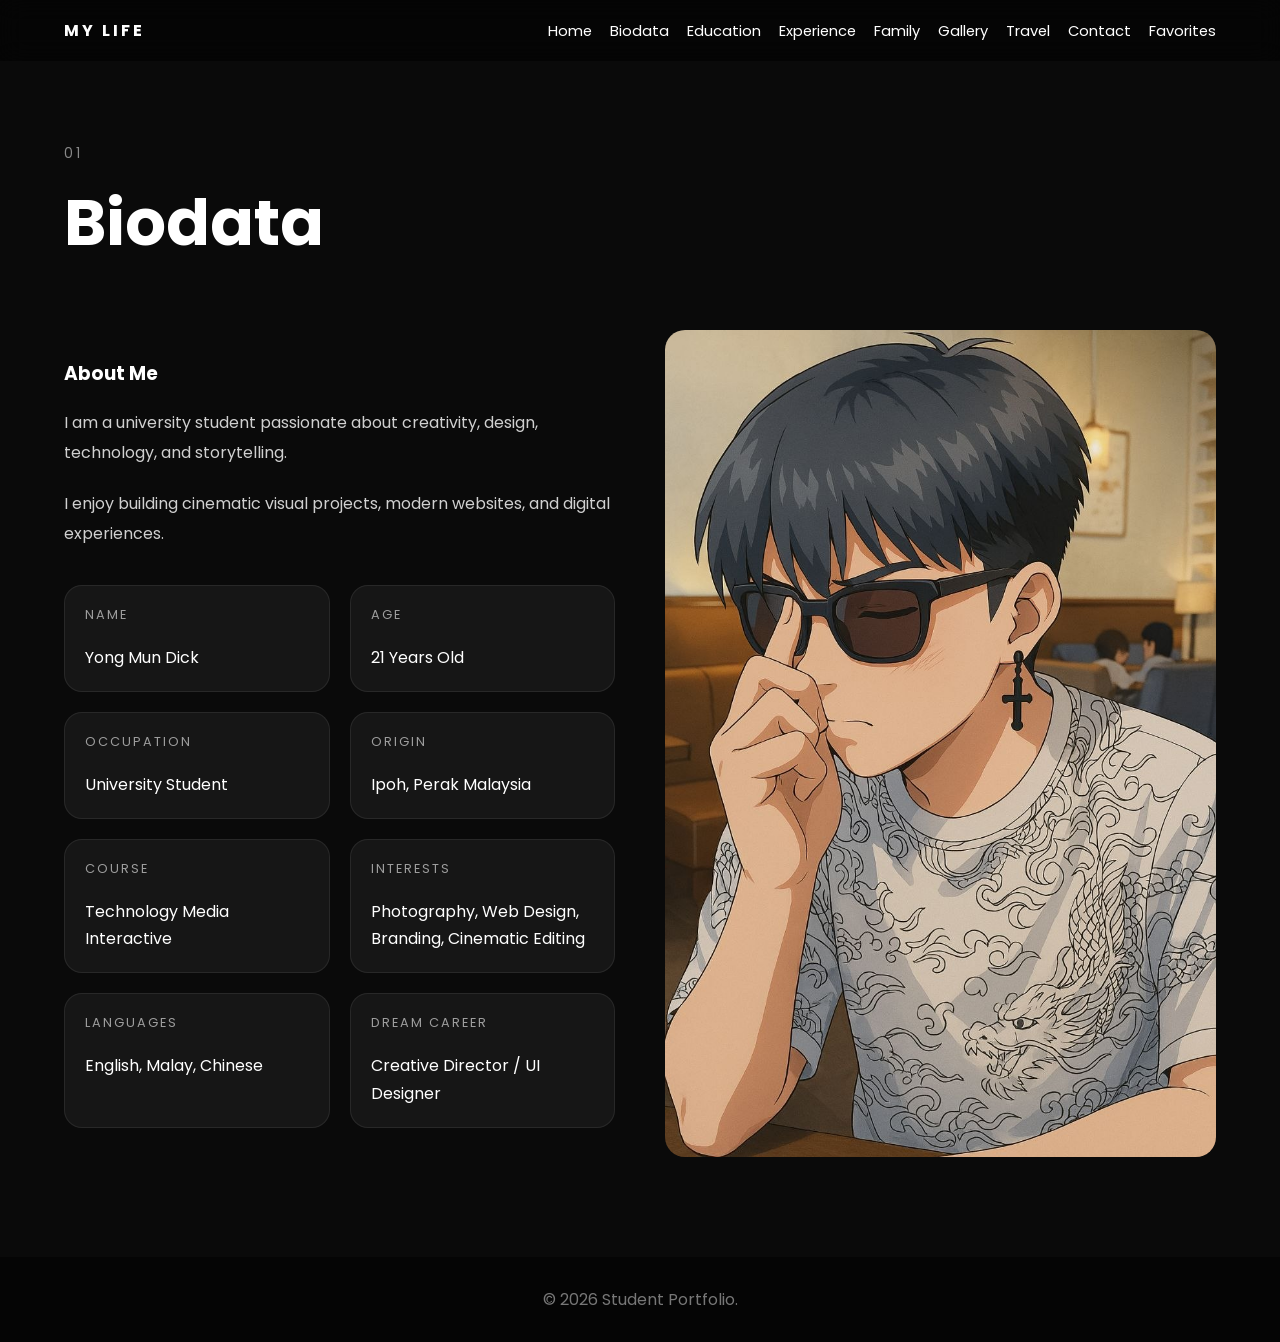
<file: biodata.html>
<!DOCTYPE html>
<html lang="en">
<head>

  <meta charset="UTF-8">
  <meta name="viewport" content="width=device-width, initial-scale=1.0">
  <title>Student Portfolio</title>

  <link rel="stylesheet" href="Assets/style.css">

  <link rel="preconnect" href="https://fonts.googleapis.com">
  <link rel="preconnect" href="https://fonts.gstatic.com" crossorigin>
  <link href="https://fonts.googleapis.com/css2?family=Poppins:wght@300;400;500;600;700&display=swap" rel="stylesheet">

</head>

<body>

<nav class="navbar">

  <div class="logo">MY LIFE</div>

  <ul class="nav-links">
    <li><a href="index.html">Home</a></li>
    <li><a href="biodata.html">Biodata</a></li>
    <li><a href="education.html">Education</a></li>
    <li><a href="experience.html">Experience</a></li>
    <li><a href="family.html">Family</a></li>
    <li><a href="gallery.html">Gallery</a></li>
    <li><a href="travel.html">Travel</a></li>
    <li><a href="contact.html">Contact</a></li>
    
    <li class="dropdown">
      <a href="#">Favorites</a>
      <ul class="dropdown-menu">
        <li><a href="movies.html">Favorite Movies</a></li>
        <li><a href="songs.html">Favorite Songs</a></li>
      </ul>
    </li>
  </ul>

</nav>

<section class="page-section">

  <div class="section-title">
    <span>01</span>
    <h2>Biodata</h2>
  </div>

  <div class="content-grid">

    <div class="text-box">
      <h3>About Me</h3>
      <p>I am a university student passionate about creativity, design, technology, and storytelling.</p>
      <p>I enjoy building cinematic visual projects, modern websites, and digital experiences.</p>

      <div class="biodata-info">
        <div class="info-item">
          <span>Name</span>
          <p>Yong Mun Dick</p>
        </div>

        <div class="info-item">
          <span>Age</span>
          <p>21 Years Old</p>
        </div>

        <div class="info-item">
          <span>Occupation</span>
          <p>University Student</p>
        </div>

        <div class="info-item">
          <span>Origin</span>
          <p>Ipoh, Perak Malaysia</p>
        </div>

        <div class="info-item">
          <span>Course</span>
          <p>Technology Media Interactive</p>
        </div>

        <div class="info-item">
          <span>Interests</span>
          <p>Photography, Web Design, Branding, Cinematic Editing</p>
        </div>

        <div class="info-item">
          <span>Languages</span>
          <p>English, Malay, Chinese</p>
        </div>

        <div class="info-item">
          <span>Dream Career</span>
          <p>Creative Director / UI Designer</p>
        </div>
      </div>
    </div>

    <div class="image-box">
      <img src="Assets/images/Biodata/biodata pic 1.jpg" alt="Profile Picture" width="100%" height="auto">
    </div>

  </div>

</section>

<footer>
  <p>© 2026 Student Portfolio.</p>
</footer>

</body>
</html>
</file>
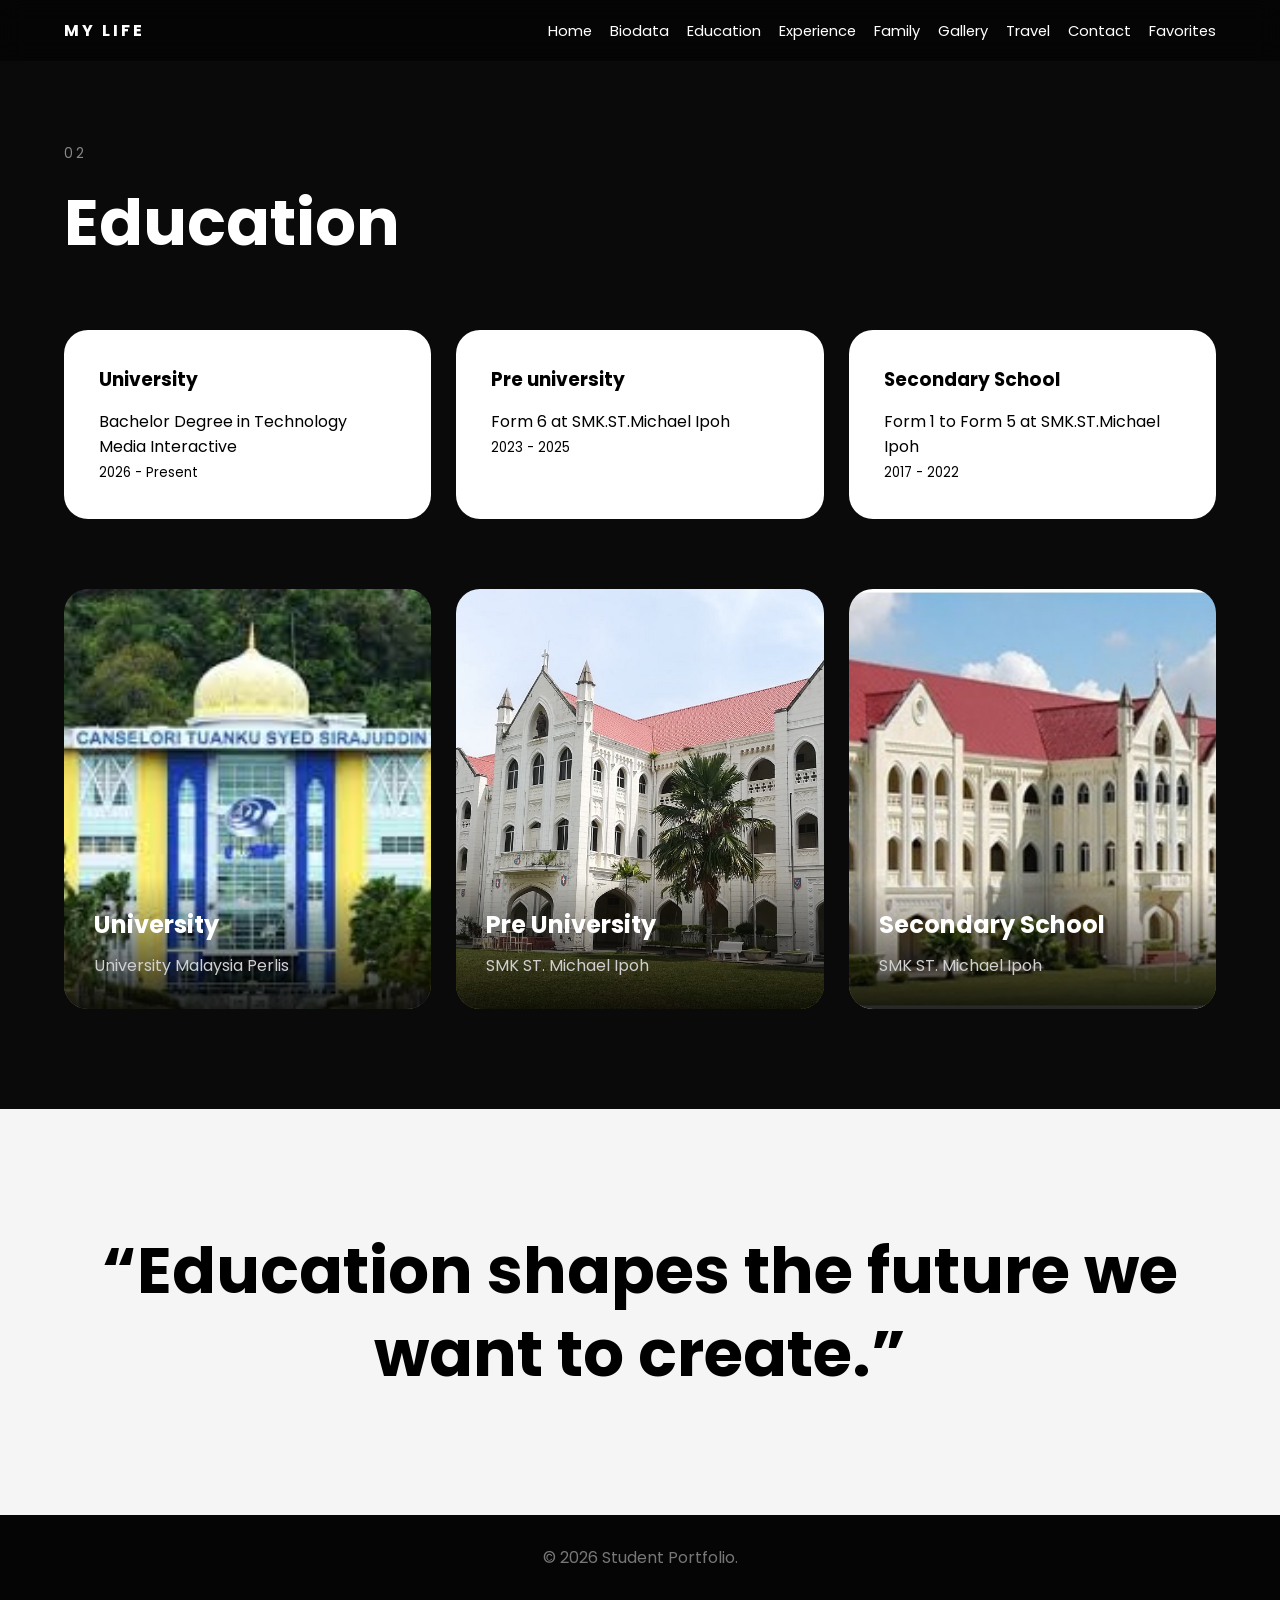
<file: education.html>
<!-- education.html -->
<!DOCTYPE html>
<html lang="en">
<head>

  <meta charset="UTF-8">
  <meta name="viewport" content="width=device-width, initial-scale=1.0">
  <title>Student Portfolio</title>

  <!-- CSS  -->
  <link rel="stylesheet" href="Assets/style.css">

  <!-- GOOGLE FONT -->
  <link rel="preconnect" href="https://fonts.googleapis.com">
  <link rel="preconnect" href="https://fonts.gstatic.com" crossorigin>
  <link href="https://fonts.googleapis.com/css2?family=Poppins:wght@300;400;500;600;700&display=swap" rel="stylesheet">

</head>

<body>

  <!-- NAVIGATION -->
  <nav class="navbar">

    <div class="logo">MY LIFE</div>

    <ul class="nav-links">
      <li><a href="index.html">Home</a></li>
      <li><a href="biodata.html">Biodata</a></li>
      <li><a href="education.html">Education</a></li>
      <li><a href="experience.html">Experience</a></li>
      <li><a href="family.html">Family</a></li>
      <li><a href="gallery.html">Gallery</a></li>
      <li><a href="travel.html">Travel</a></li>
      <li><a href="contact.html">Contact</a></li>
      
      <!-- DROPDOWN MENU  -->
      <li class="dropdown">
        <a href="#">Favorites</a>
        <ul class="dropdown-menu">
          <li><a href="movies.html">Favorite Movies</a></li>
          <li><a href="songs.html">Favorite Songs</a></li>
        </ul>
      </li>
    </ul>

  </nav>

  <!-- EDUCATION -->
  <section class="page-section">

    <div class="section-title">
      <span>02</span>
      <h2>Education</h2>
    </div>

    <div class="card-container">

      <div class="card">
        <h3>University</h3>
        <p>Bachelor Degree in Technology Media Interactive</p>
        <small>2026 - Present</small>
      </div>

      <div class="card">
        <h3>Pre university</h3>
        <p>Form 6 at SMK.ST.Michael Ipoh</p>
        <small>2023 - 2025</small>
      </div>

      <div class="card">
        <h3>Secondary School</h3>
        <p>Form 1 to Form 5 at SMK.ST.Michael Ipoh</p>
        <small>2017 - 2022</small>
      </div>

    </div>

    <!-- SCHOOL GALLERY  -->
    <div class="education-gallery">

      <!-- UNIVERSITY -->
      <div class="education-image">
        <img src="Assets/images/Education/University pic.jpg" alt="University">
        <div class="education-overlay">
          <h3>University</h3>
          <p>University Malaysia Perlis</p>
        </div>
      </div>

      <!-- FORM 6 -->
      <div class="education-image">
        <img src="Assets/images/Education/Pre University.jpg" alt="Pre University">
        <div class="education-overlay">
          <h3>Pre University</h3>
          <p>SMK ST. Michael Ipoh</p>
        </div>
      </div>

      <!-- SECONDARY -->
      <div class="education-image">
        <img src="Assets/images/Education/Secondary pic.jpg" alt="Secondary School">
        <div class="education-overlay">
          <h3>Secondary School</h3>
          <p>SMK ST. Michael Ipoh</p>
        </div>
      </div>

    </div>

  </section>

  <!-- QUOTE -->
  <section class="quote-home">
    <h2>“Education shapes the future we want to create.”</h2>
  </section>

  <!-- FOOTER -->
  <footer>
    <p>© 2026 Student Portfolio.</p>
  </footer>

</body>
</html>
</file>
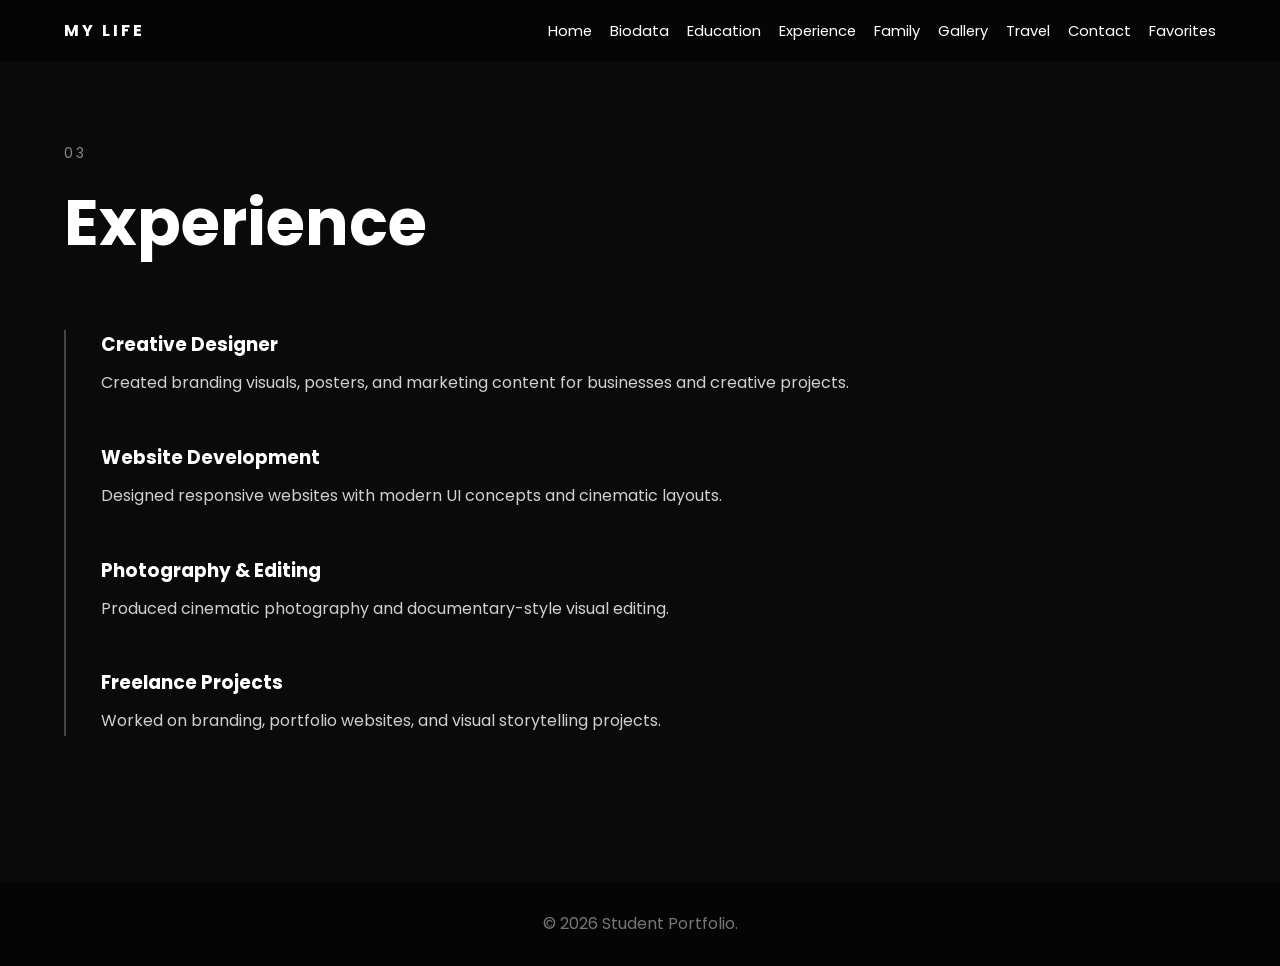
<file: experience.html>
<!-- experience.html -->
<!DOCTYPE html>
<html lang="en">
<head>

  <meta charset="UTF-8">
  <meta name="viewport" content="width=device-width, initial-scale=1.0">
  <title>Student Portfolio</title>

  <!-- CSS  -->
  <link rel="stylesheet" href="Assets/style.css">

  <!-- GOOGLE FONT -->
  <link rel="preconnect" href="https://fonts.googleapis.com">
  <link rel="preconnect" href="https://fonts.gstatic.com" crossorigin>
  <link href="https://fonts.googleapis.com/css2?family=Poppins:wght@300;400;500;600;700&display=swap" rel="stylesheet">

</head>

<body>

  <!-- NAVIGATION -->
  <nav class="navbar">

    <div class="logo">MY LIFE</div>

    <ul class="nav-links">
      <li><a href="index.html">Home</a></li>
      <li><a href="biodata.html">Biodata</a></li>
      <li><a href="education.html">Education</a></li>
      <li><a href="experience.html">Experience</a></li>
      <li><a href="family.html">Family</a></li>
      <li><a href="gallery.html">Gallery</a></li>
      <li><a href="travel.html">Travel</a></li>
      <li><a href="contact.html">Contact</a></li>
      
      <!-- DROPDOWN MENU  -->
      <li class="dropdown">
        <a href="#">Favorites</a>
        <ul class="dropdown-menu">
          <li><a href="movies.html">Favorite Movies</a></li>
          <li><a href="songs.html">Favorite Songs</a></li>
        </ul>
      </li>
    </ul>

  </nav>

  <!-- EXPERIENCE -->
  <section class="page-section">

    <div class="section-title">
      <span>03</span>
      <h2>Experience</h2>
    </div>

    <div class="timeline">

      <div class="timeline-item">
        <div class="timeline-content">
          <h3>Creative Designer</h3>
          <p>Created branding visuals, posters, and marketing content for businesses and creative projects.</p>
        </div>
      </div>

      <div class="timeline-item">
        <div class="timeline-content">
          <h3>Website Development</h3>
          <p>Designed responsive websites with modern UI concepts and cinematic layouts.</p>
        </div>
      </div>

      <div class="timeline-item">
        <div class="timeline-content">
          <h3>Photography & Editing</h3>
          <p>Produced cinematic photography and documentary-style visual editing.</p>
        </div>
      </div>

      <div class="timeline-item">
        <div class="timeline-content">
          <h3>Freelance Projects</h3>
          <p>Worked on branding, portfolio websites, and visual storytelling projects.</p>
        </div>
      </div>

    </div>

  </section>

  <!-- FOOTER -->
  <footer>
    <p>© 2026 Student Portfolio.</p>
  </footer>

</body>
</html>
</file>
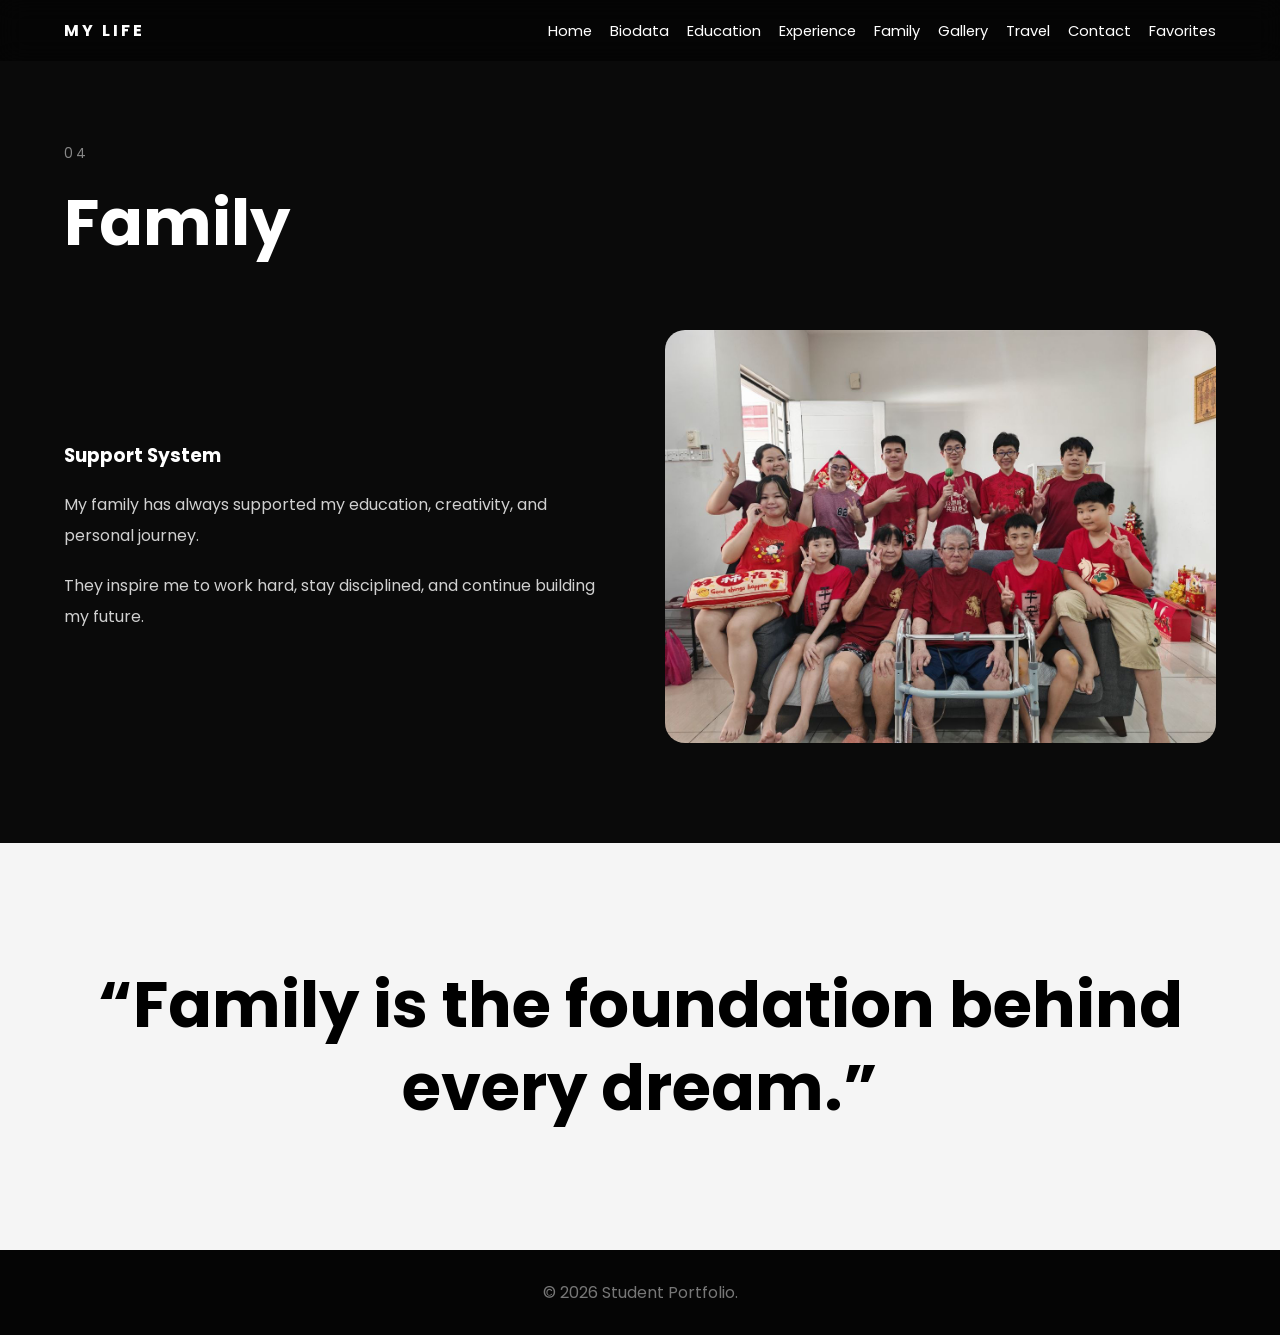
<file: family.html>
<!-- family.html -->
<!DOCTYPE html>
<html lang="en">
<head>

  <meta charset="UTF-8">
  <meta name="viewport" content="width=device-width, initial-scale=1.0">
  <title>Student Portfolio</title>

  <!-- CSS  -->
  <link rel="stylesheet" href="Assets/style.css">

  <!-- GOOGLE FONT -->
  <link rel="preconnect" href="https://fonts.googleapis.com">
  <link rel="preconnect" href="https://fonts.gstatic.com" crossorigin>
  <link href="https://fonts.googleapis.com/css2?family=Poppins:wght@300;400;500;600;700&display=swap" rel="stylesheet">

</head>

<body>

  <!-- NAVIGATION -->
  <nav class="navbar">

    <div class="logo">MY LIFE</div>

    <ul class="nav-links">
      <li><a href="index.html">Home</a></li>
      <li><a href="biodata.html">Biodata</a></li>
      <li><a href="education.html">Education</a></li>
      <li><a href="experience.html">Experience</a></li>
      <li><a href="family.html">Family</a></li>
      <li><a href="gallery.html">Gallery</a></li>
      <li><a href="travel.html">Travel</a></li>
      <li><a href="contact.html">Contact</a></li>
      
      <!-- DROPDOWN MENU  -->
      <li class="dropdown">
        <a href="#">Favorites</a>
        <ul class="dropdown-menu">
          <li><a href="movies.html">Favorite Movies</a></li>
          <li><a href="songs.html">Favorite Songs</a></li>
        </ul>
      </li>
    </ul>

  </nav>

  <!-- FAMILY -->
  <section class="page-section">

    <div class="section-title">
      <span>04</span>
      <h2>Family</h2>
    </div>

    <div class="content-grid">

      <div class="text-box">
        <h3>Support System</h3>
        <p>My family has always supported my education, creativity, and personal journey.</p>
        <p>They inspire me to work hard, stay disciplined, and continue building my future.</p>
      </div>

      <div class="image-box">
        <img src="Assets/images/Family/family pic 1.jpg" alt="Family">
      </div>

    </div>

  </section>

  <!-- QUOTE -->
  <section class="quote-home">
    <h2>“Family is the foundation behind every dream.”</h2>
  </section>

  <!-- FOOTER -->
  <footer>
    <p>© 2026 Student Portfolio.</p>
  </footer>

</body>
</html>
</file>
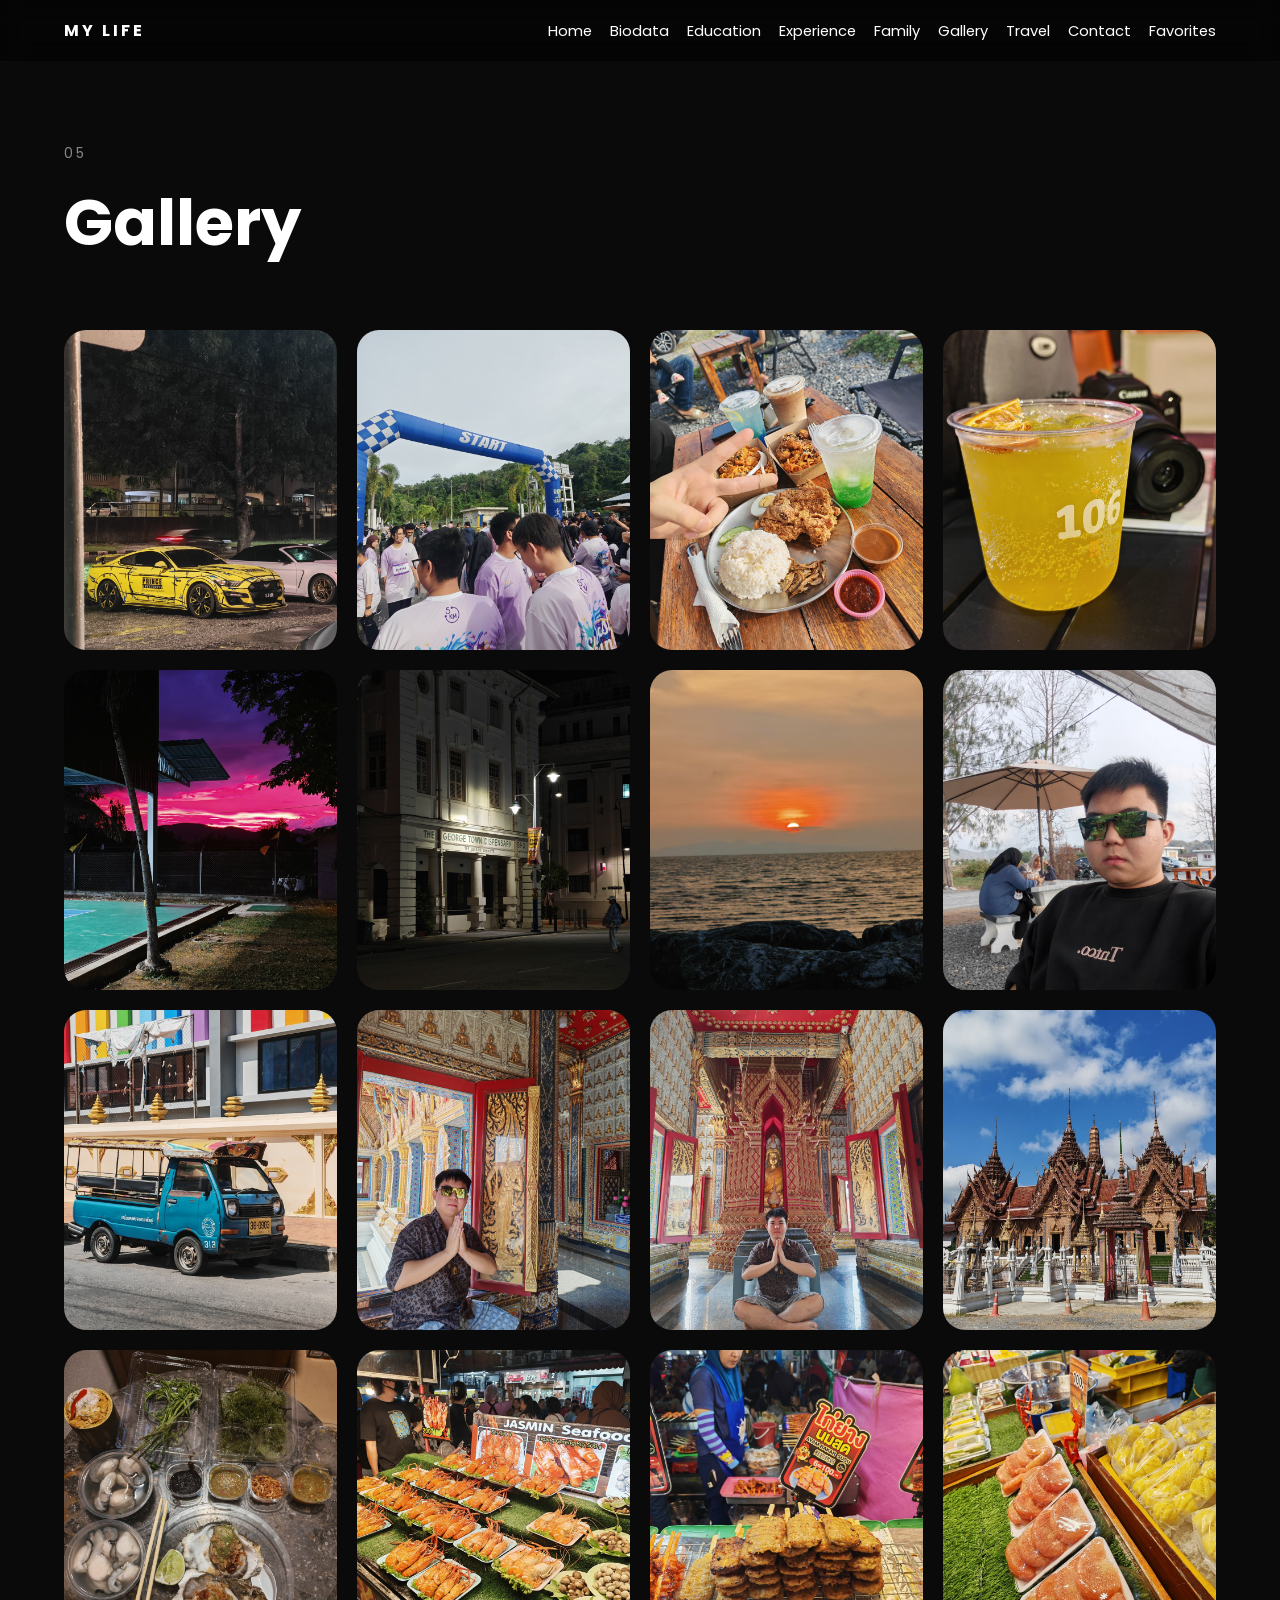
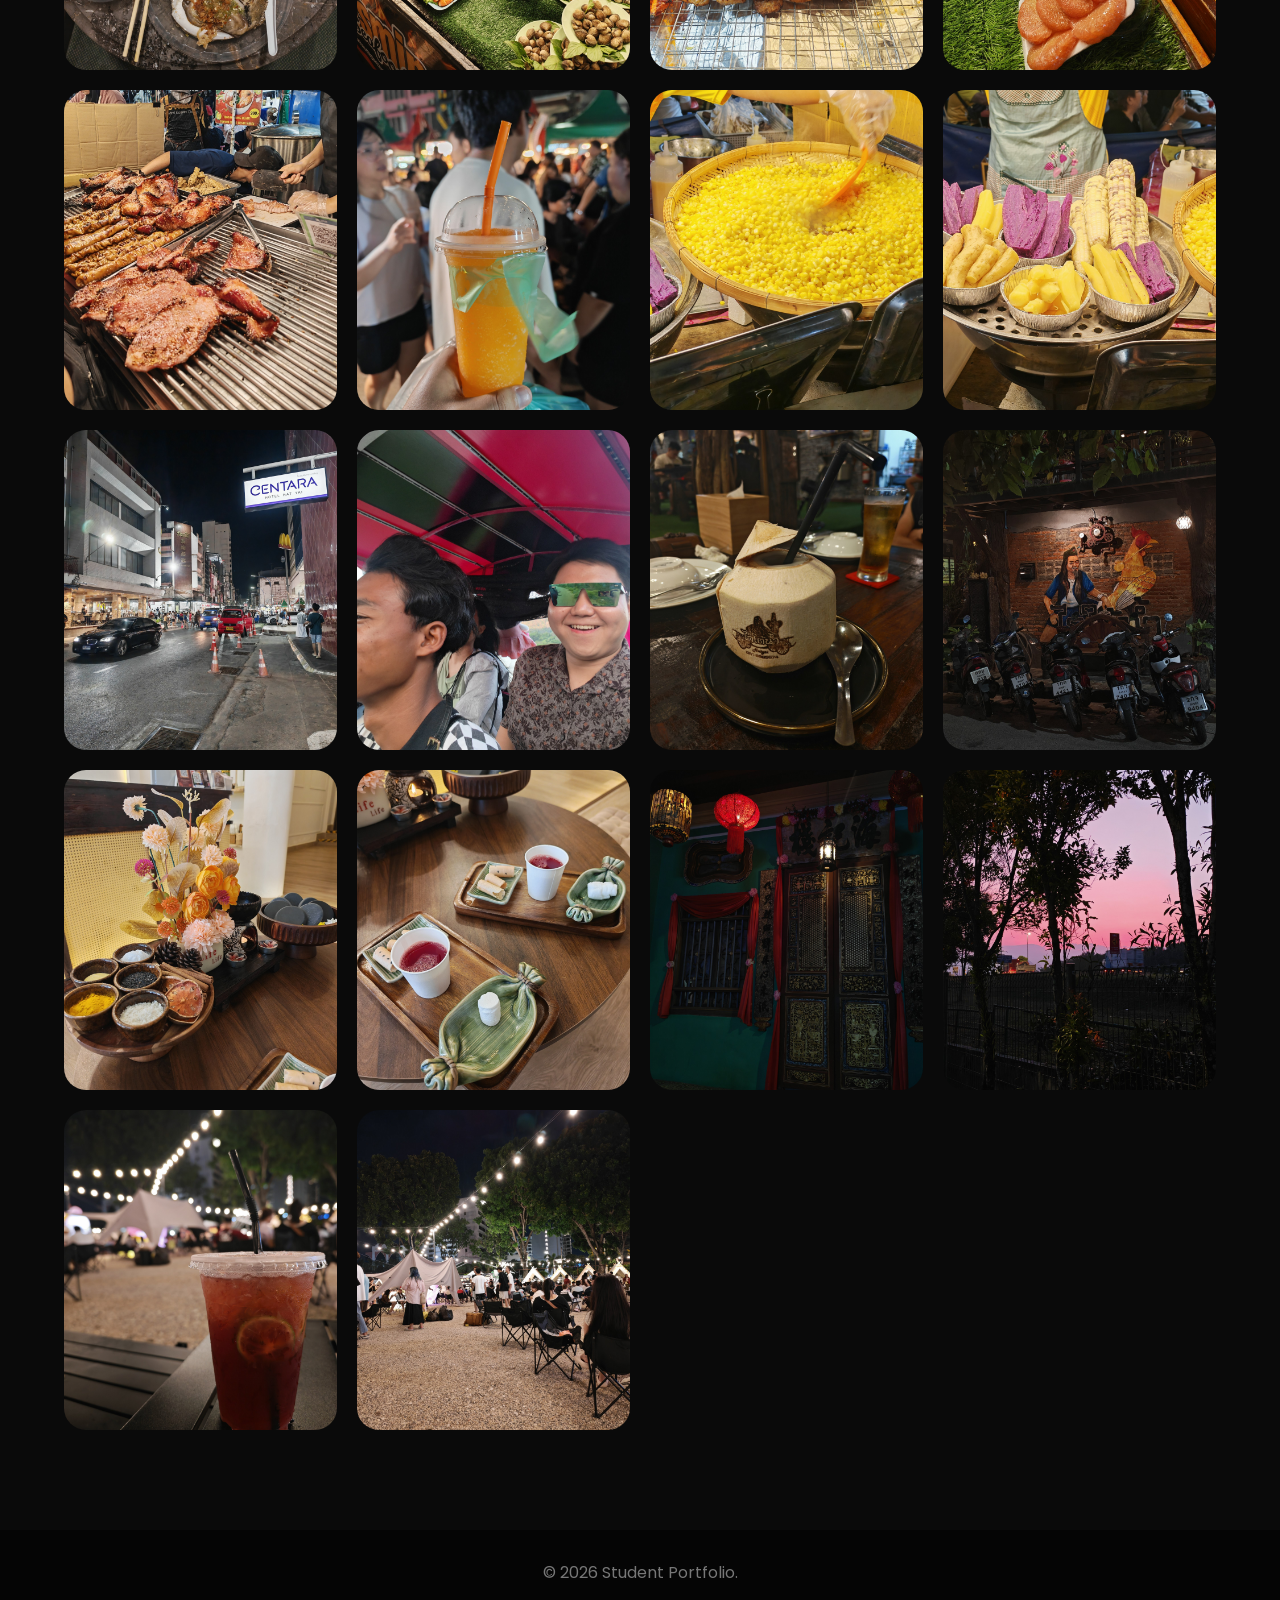
<file: gallery.html>
<!DOCTYPE html>
<html lang="en">

<head>

  <meta charset="UTF-8">
  <meta name="viewport" content="width=device-width, initial-scale=1.0">
  <title>Student Portfolio</title>

  <!-- CSS  -->
  <link rel="stylesheet" href="Assets/style.css">

  <!-- GOOGLE FONT -->
  <link rel="preconnect" href="https://fonts.googleapis.com">
  <link rel="preconnect" href="https://fonts.gstatic.com" crossorigin>
  <link href="https://fonts.googleapis.com/css2?family=Poppins:wght@300;400;500;600;700&display=swap" rel="stylesheet">

</head>

<body>

  <!-- NAVIGATION -->
  <nav class="navbar">

    <div class="logo">MY LIFE</div>

    <ul class="nav-links">
      <li><a href="index.html">Home</a></li>
      <li><a href="biodata.html">Biodata</a></li>
      <li><a href="education.html">Education</a></li>
      <li><a href="experience.html">Experience</a></li>
      <li><a href="family.html">Family</a></li>
      <li><a href="gallery.html">Gallery</a></li>
      <li><a href="travel.html">Travel</a></li>
      <li><a href="contact.html">Contact</a></li>
      
      <!-- DROPDOWN MENU  -->
      <li class="dropdown">
        <a href="#">Favorites</a>
        <ul class="dropdown-menu">
          <li><a href="movies.html">Favorite Movies</a></li>
          <li><a href="songs.html">Favorite Songs</a></li>
        </ul>
      </li>
    </ul>

  </nav>

  <!-- GALLERY SECTION -->
  <section class="page-section">

    <div class="section-title">
      <span>05</span>
      <h2>Gallery</h2>
    </div>

    <!-- GALLERY GRID -->
    <div class="gallery-grid">

      <!-- Add helpful description text to your alt attributes where possible -->
      <div class="gallery-item"><img src="Assets/images/Gallery/gallery pic 1.jpg" alt="Gallery Image 1"></div>
      <div class="gallery-item"><img src="Assets/images/Gallery/gallery pic 2.jpg" alt="Gallery Image 2"></div>
      <div class="gallery-item"><img src="Assets/images/Gallery/gallery pic 3.jpg" alt="Gallery Image 3"></div>
      <div class="gallery-item"><img src="Assets/images/Gallery/gallery pic 4.jpg" alt="Gallery Image 4"></div>
      <div class="gallery-item"><img src="Assets/images/Gallery/gallery pic 5.jpg" alt="Gallery Image 5"></div>
      <div class="gallery-item"><img src="Assets/images/Gallery/gallery pic 6.jpg" alt="Gallery Image 6"></div>
      <div class="gallery-item"><img src="Assets/images/Gallery/gallery pic 7.jpg" alt="Gallery Image 7"></div>
      <div class="gallery-item"><img src="Assets/images/Gallery/gallery pic 8.jpg" alt="Gallery Image 8"></div>
      <div class="gallery-item"><img src="Assets/images/Gallery/gallery pic 9.jpg" alt="Gallery Image 9"></div>
      <div class="gallery-item"><img src="Assets/images/Gallery/gallery pic 10.jpg" alt="Gallery Image 10"></div>
      <div class="gallery-item"><img src="Assets/images/Gallery/gallery pic 11.jpg" alt="Gallery Image 11"></div>
      <div class="gallery-item"><img src="Assets/images/Gallery/gallery pic 12.jpg" alt="Gallery Image 12"></div>
      <div class="gallery-item"><img src="Assets/images/Gallery/gallery pic 13.jpg" alt="Gallery Image 13"></div>
      <div class="gallery-item"><img src="Assets/images/Gallery/gallery pic 14.jpg" alt="Gallery Image 14"></div>
      <div class="gallery-item"><img src="Assets/images/Gallery/gallery pic 15.jpg" alt="Gallery Image 15"></div>
      <div class="gallery-item"><img src="Assets/images/Gallery/gallery pic 16.jpg" alt="Gallery Image 16"></div>
      <div class="gallery-item"><img src="Assets/images/Gallery/gallery pic 17.jpg" alt="Gallery Image 17"></div>
      <div class="gallery-item"><img src="Assets/images/Gallery/gallery pic 18.jpg" alt="Gallery Image 18"></div>
      <div class="gallery-item"><img src="Assets/images/Gallery/gallery pic 19.jpg" alt="Gallery Image 19"></div>
      <div class="gallery-item"><img src="Assets/images/Gallery/gallery pic 20.jpg" alt="Gallery Image 20"></div>
      <div class="gallery-item"><img src="Assets/images/Gallery/gallery pic 21.jpg" alt="Gallery Image 21"></div>
      <div class="gallery-item"><img src="Assets/images/Gallery/gallery pic 22.jpg" alt="Gallery Image 22"></div>
      <div class="gallery-item"><img src="Assets/images/Gallery/gallery pic 23.jpg" alt="Gallery Image 23"></div>
      <div class="gallery-item"><img src="Assets/images/Gallery/gallery pic 24.jpg" alt="Gallery Image 24"></div>
      <div class="gallery-item"><img src="Assets/images/Gallery/gallery pic 25.jpg" alt="Gallery Image 25"></div>
      <div class="gallery-item"><img src="Assets/images/Gallery/gallery pic 26.jpg" alt="Gallery Image 26"></div>
      <div class="gallery-item"><img src="Assets/images/Gallery/gallery pic 27.jpg" alt="Gallery Image 27"></div>
      <div class="gallery-item"><img src="Assets/images/Gallery/gallery pic 28.jpg" alt="Gallery Image 28"></div>
      <div class="gallery-item"><img src="Assets/images/Gallery/gallery pic 29.jpg" alt="Gallery Image 29"></div>
      <div class="gallery-item"><img src="Assets/images/Gallery/gallery pic 30.jpg" alt="Gallery Image 30"></div>

    </div>

  </section>

  <!-- FOOTER -->
  <footer>
    <p>© 2026 Student Portfolio.</p>
  </footer>

</body>

</html>
</file>
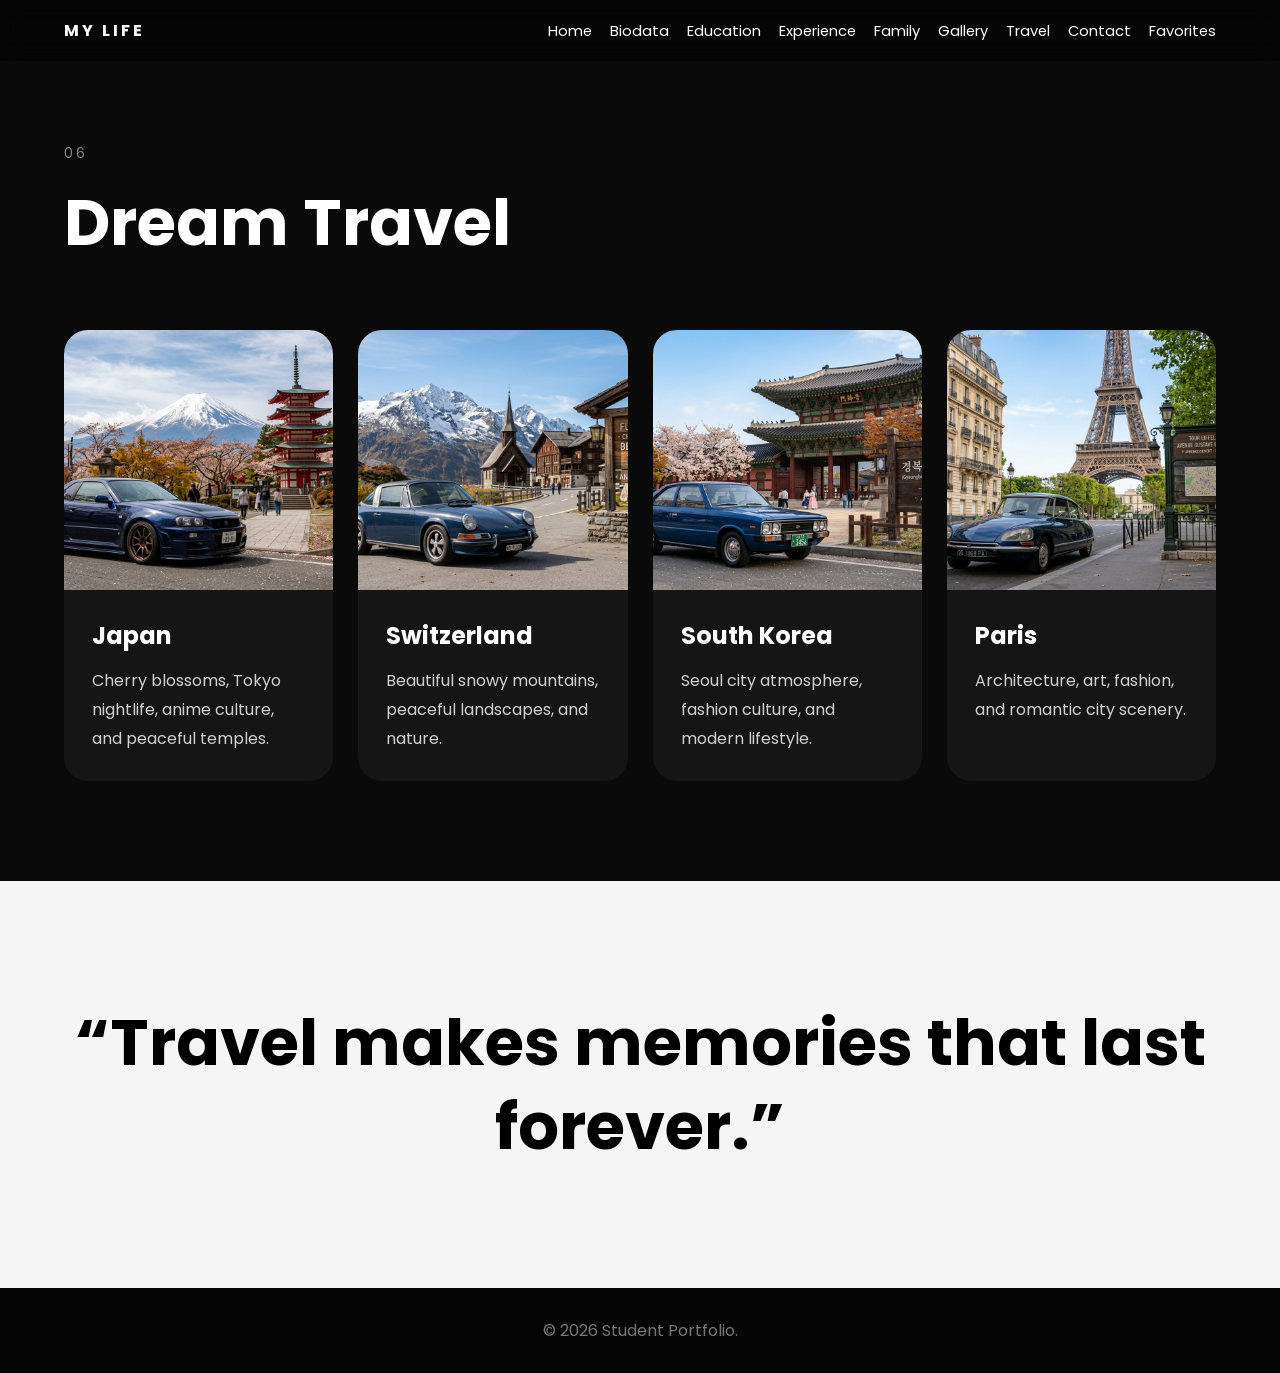
<file: travel.html>
<!DOCTYPE html>
<html lang="en">
<head>

  <meta charset="UTF-8">
  <meta name="viewport" content="width=device-width, initial-scale=1.0">
  <title>Student Portfolio</title>

  <link rel="stylesheet" href="Assets/style.css">

  <link rel="preconnect" href="https://fonts.googleapis.com">
  <link rel="preconnect" href="https://fonts.gstatic.com" crossorigin>
  <link href="https://fonts.googleapis.com/css2?family=Poppins:wght@300;400;500;600;700&display=swap" rel="stylesheet">

</head>

<body>

<nav class="navbar">

  <div class="logo">MY LIFE</div>

  <ul class="nav-links">
    <li><a href="index.html">Home</a></li>
    <li><a href="biodata.html">Biodata</a></li>
    <li><a href="education.html">Education</a></li>
    <li><a href="experience.html">Experience</a></li>
    <li><a href="family.html">Family</a></li>
    <li><a href="gallery.html">Gallery</a></li>
    <li><a href="travel.html">Travel</a></li>
    <li><a href="contact.html">Contact</a></li>
    
    <li class="dropdown">
      <a href="#">Favorites</a>
      <ul class="dropdown-menu">
        <li><a href="movies.html">Favorite Movies</a></li>
        <li><a href="songs.html">Favorite Songs</a></li>
      </ul>
    </li>
  </ul>

</nav>

<section class="page-section">

  <div class="section-title">
    <span>06</span>
    <h2>Dream Travel</h2>
  </div>

  <div class="card-container">

    <div class="travel-card">
      <img src="Assets/images/Travel/Japan.png" alt="Japan">
      <div class="travel-content">
        <h3>Japan</h3>
        <p>Cherry blossoms, Tokyo nightlife, anime culture, and peaceful temples.</p>
      </div>
    </div>

    <div class="travel-card">
      <img src="Assets/images/Travel/Switzerland.png" alt="Switzerland">
      <div class="travel-content">
        <h3>Switzerland</h3>
        <p>Beautiful snowy mountains, peaceful landscapes, and nature.</p>
      </div>
    </div>

    <div class="travel-card">
      <img src="Assets/images/Travel/South_Korea.png" alt="South Korea">
      <div class="travel-content">
        <h3>South Korea</h3>
        <p>Seoul city atmosphere, fashion culture, and modern lifestyle.</p>
      </div>
    </div>

    <div class="travel-card">
      <img src="Assets/images/Travel/Paris.png" alt="Paris">
      <div class="travel-content">
        <h3>Paris</h3>
        <p>Architecture, art, fashion, and romantic city scenery.</p>
      </div>
    </div>

  </div>

</section>

<section class="quote-home">
  <h2>“Travel makes memories that last forever.”</h2>
</section>

<footer>
  <p>© 2026 Student Portfolio.</p>
</footer>

</body>
</html>
</file>
<file: Assets/style.css>
/* RESET */
*{
  margin:0;
  padding:0;
  box-sizing:border-box;
}

/* BODY */
body{
  font-family:'Poppins',sans-serif;
  background:#0a0a0a;
  color:white;
  overflow-x:hidden;
}

/* NAVBAR */
.navbar{
  position:fixed;
  top:0;
  left:0;
  width:100%;
  padding:18px 5%;
  display:flex;
  justify-content:space-between;
  align-items:center;
  background:rgba(0,0,0,0.45);
  backdrop-filter:blur(12px);
  z-index:1000;
}

/* LOGO */
.logo{
  font-size:1rem;
  font-weight:700;
  letter-spacing:3px;
  white-space:nowrap;
}

/* NAVIGATION */
.nav-links{
  display:flex;
  align-items:center;
  gap:18px;
  list-style:none;
  flex-wrap:wrap;
  justify-content:flex-end;
  max-width:75%;
}

/* LINKS */
.nav-links a{
  text-decoration:none;
  color:white;
  font-size:0.92rem;
  transition:0.3s;
  position:relative;
  white-space:nowrap;
}

.nav-links a:hover{
  opacity:0.7;
}

/* UNDERLINE EFFECT */
.nav-links a::after{
  content:'';
  position:absolute;
  left:0;
  bottom:-4px;
  width:0%;
  height:2px;
  background:white;
  transition:0.3s;
}

.nav-links a:hover::after{
  width:100%;
}

/* DROPDOWN MENU */
.dropdown{
  position:relative;
}

.dropdown-menu{
  position:absolute;
  top:100%;
  left:0;
  background:rgba(15,15,15,0.95);
  backdrop-filter:blur(12px);
  border-radius:18px;
  padding:12px 0;
  min-width:220px;
  opacity:0;
  visibility:hidden;
  transform:translateY(10px);
  transition:0.35s ease;
  list-style:none;
  z-index:999;
}

.dropdown:hover .dropdown-menu{
  opacity:1;
  visibility:visible;
  transform:translateY(0);
}

.dropdown-menu li{
  width:100%;
}

.dropdown-menu a{
  display:block;
  padding:12px 22px;
  color:white;
  text-decoration:none;
  font-size:0.9rem;
  transition:0.3s;
}

.dropdown-menu a:hover{
  background:rgba(255,255,255,0.08);
  padding-left:28px;
}

/* HERO */
.hero{
  min-height:100vh;
  background: linear-gradient(rgba(0,0,0,0.5), rgba(0,0,0,0.75)), url('images/hero.jpg');
  background-size:cover;
  background-position:center;
  display:flex;
  align-items:center;
  padding:140px 5% 80px;
}

.hero-content{
  max-width:700px;
}

.intro{
  letter-spacing:4px;
  font-size:0.8rem;
  color:#cfcfcf;
  margin-bottom:20px;
}

.hero h1{
  font-size:clamp(3rem, 8vw, 5.5rem);
  line-height:1;
  margin-bottom:25px;
}

.hero-description{
  line-height:1.9;
  color:#d0d0d0;
  margin-bottom:35px;
  max-width:600px;
}

/* BUTTON */
.btn{
  display:inline-block;
  padding:14px 32px;
  background:white;
  color:black;
  border-radius:40px;
  text-decoration:none;
  font-weight:600;
  transition:0.3s;
}

.btn:hover{
  transform:translateY(-3px);
}

/* PAGE SECTION */
.page-section{
  padding:140px 5% 100px;
  width:100%;
}

/* TITLES */
.section-title{
  margin-bottom:60px;
}

.section-title span{
  color:#888;
  letter-spacing:3px;
  font-size:0.85rem;
}

.section-title h2{
  font-size:clamp(2.5rem, 6vw, 4rem);
  margin-top:10px;
}

/* GRID */
.content-grid{
  display:grid;
  grid-template-columns:1fr 1fr;
  gap:50px;
  align-items:center;
}

/* TEXT */
.text-box p{
  margin-top:20px;
  line-height:1.9;
  color:#d0d0d0;
}

/* IMAGE */
.image-box img{
  width:100%;
  display:block;
  border-radius:20px;
  object-fit:cover;
}

/* CARDS & CONTACT LINKS */
.card-container{
  display:grid;
  grid-template-columns:repeat(auto-fit,minmax(250px,1fr));
  gap:25px;
}

.card{
  background:white;
  color:black;
  padding:35px;
  border-radius:24px;
}

.card h3{
  margin-bottom:15px;
}

.contact-link{
  text-decoration:none;
  color:inherit;
  display:block;
}

.contact-link .card{
  transition:0.35s;
  cursor:pointer;
}

.contact-link .card:hover{
  transform:translateY(-8px);
}

/* BIODATA INFO */
.biodata-info{
  margin-top:35px;
  display:grid;
  grid-template-columns:1fr 1fr;
  gap:20px;
}

.info-item{
  background:rgba(255,255,255,0.05);
  padding:20px;
  border-radius:18px;
  border:1px solid rgba(255,255,255,0.08);
  transition:0.3s;
}

.info-item:hover{
  transform:translateY(-5px);
  background:rgba(255,255,255,0.08);
}

.info-item span{
  display:block;
  font-size:0.8rem;
  letter-spacing:2px;
  color:#9d9d9d;
  margin-bottom:10px;
  text-transform:uppercase;
}

.info-item p{
  color:white;
  line-height:1.7;
}

/* STATS SECTION */
.stats-section{
  padding:100px 5%;
  display:grid;
  grid-template-columns:repeat(auto-fit,minmax(200px,1fr));
  gap:25px;
  background:#111;
}

.stat-box{
  text-align:center;
  padding:40px 20px;
  background:rgba(255,255,255,0.04);
  border-radius:22px;
  transition:0.35s;
}

.stat-box:hover{
  transform:translateY(-8px);
}

.stat-box h2{
  font-size:3rem;
  margin-bottom:12px;
}

.stat-box p{
  color:#cfcfcf;
}

/* FEATURE SECTION */
.feature-section{
  padding:140px 5%;
  display:grid;
  grid-template-columns:1fr 1fr;
  gap:60px;
  align-items:center;
}

.feature-text span{
  letter-spacing:3px;
  color:#8f8f8f;
  font-size:0.85rem;
}

.feature-text h2{
  font-size:clamp(2.5rem,6vw,4.5rem);
  line-height:1.1;
  margin:20px 0 25px;
}

.feature-text p{
  line-height:1.9;
  color:#cfcfcf;
  margin-bottom:35px;
}

.feature-image img{
  width:100%;
  border-radius:24px;
  display:block;
}

/* TIMELINE */
.timeline{
  border-left:2px solid #444;
  padding-left:35px;
}

.timeline-item{
  margin-bottom:45px;
}

.timeline-content p{
  margin-top:10px;
  line-height:1.8;
  color:#d0d0d0;
}

/* GALLERY */
.gallery-grid{
  display:grid;
  grid-template-columns:repeat(auto-fit,minmax(250px,1fr));
  gap:20px;
}

.gallery-item{
  position:relative;
  overflow:hidden;
  border-radius:22px;
  cursor:pointer;
}

.gallery-item img{
  width:100%;
  height:320px;
  object-fit:cover;
  display:block;
  transition:transform 0.5s ease, filter 0.5s ease;
}

.gallery-item:hover img{
  transform:scale(1.08);
  filter:brightness(0.8);
}

.gallery-item::after{
  content:'View';
  position:absolute;
  top:50%;
  left:50%;
  transform:translate(-50%, -50%);
  color:white;
  font-size:1rem;
  letter-spacing:2px;
  opacity:0;
  transition:0.4s;
}

.gallery-item:hover::after{
  opacity:1;
}

/* LIFE SECTION */
.life-section{
  padding:120px 5%;
  background:#111;
}

.life-grid{
  display:grid;
  grid-template-columns:repeat(auto-fit,minmax(280px,1fr));
  gap:30px;
}

.life-card{
  background:#181818;
  border-radius:24px;
  overflow:hidden;
  transition:0.35s;
}

.life-card:hover{
  transform:translateY(-10px);
}

.life-card img{
  width:100%;
  height:300px;
  object-fit:cover;
}

.life-content{
  padding:28px;
}

.life-content h3{
  margin-bottom:14px;
}

.life-content p{
  color:#cfcfcf;
  line-height:1.8;
}

/* EDUCATION GALLERY */
.education-gallery{
  margin-top:70px;
  display:grid;
  grid-template-columns:repeat(auto-fit,minmax(320px,1fr));
  gap:25px;
}

.education-image{
  position:relative;
  overflow:hidden;
  border-radius:24px;
  cursor:pointer;
}

.education-image img{
  width:100%;
  height:420px;
  object-fit:cover;
  display:block;
  transition:transform 0.5s ease, filter 0.5s ease;
}

.education-image:hover img{
  transform:scale(1.08);
  filter:brightness(0.7);
}

.education-overlay{
  position:absolute;
  bottom:0;
  left:0;
  width:100%;
  padding:30px;
  background:linear-gradient(transparent, rgba(0,0,0,0.85));
}

.education-overlay h3{
  margin-bottom:10px;
  font-size:1.5rem;
}

.education-overlay p{
  color:#d0d0d0;
  line-height:1.7;
}

/* TRAVEL CARDS */
.travel-card{
  background:#151515;
  border-radius:24px;
  overflow:hidden;
  transition:0.4s ease;
  cursor:pointer;
}

.travel-card:hover{
  transform:translateY(-10px);
}

.travel-card img{
  width:100%;
  height:260px;
  object-fit:cover;
  display:block;
  transition:transform 0.5s ease, filter 0.5s ease;
}

.travel-card:hover img{
  transform:scale(1.08);
  filter:brightness(0.75);
}

.travel-content{
  padding:28px;
}

.travel-content h3{
  margin-bottom:14px;
  font-size:1.5rem;
}

.travel-content p{
  color:#d0d0d0;
  line-height:1.8;
}

/* MOVIE CARDS */
.movie-card{
  background:#151515;
  border-radius:24px;
  overflow:hidden;
  transition:0.4s ease;
  cursor:pointer;
}

.movie-card:hover{
  transform:translateY(-10px);
}

.movie-card img{
  width:100%;
  height:420px;
  object-fit:cover;
  display:block;
  transition:transform 0.5s ease, filter 0.5s ease;
}

.movie-card:hover img{
  transform:scale(1.08);
  filter:brightness(0.7);
}

.movie-content{
  padding:25px;
}

.movie-content h3{
  margin-bottom:12px;
  font-size:1.4rem;
}

.movie-content p{
  color:#d0d0d0;
  line-height:1.8;
}

.movie-video{
  width:100%;
  height:420px;
  object-fit:cover;
  display:block;
  cursor:pointer;
  transition:transform 0.5s ease, filter 0.5s ease;
}

.movie-card:hover .movie-video{
  transform:scale(1.05);
  filter:brightness(0.8);
}

.movie-card.playing{
  transform:translateY(-10px);
  box-shadow:0 0 30px rgba(255,255,255,0.15);
}

/* MUSIC GRID */
.music-grid{
  display:grid;
  grid-template-columns:repeat(auto-fit,minmax(260px,1fr));
  gap:28px;
}

.music-card{
  background:#151515;
  border-radius:24px;
  overflow:hidden;
  cursor:pointer;
  transition:0.4s ease;
}

.music-card:hover{
  transform:translateY(-10px);
}

.music-card img{
  width:100%;
  height:280px;
  object-fit:cover;
  display:block;
  transition:transform 0.5s ease, filter 0.5s ease;
}

.music-card:hover img{
  transform:scale(1.08);
  filter:brightness(0.75);
}

.music-content{
  padding:24px;
}

.music-content h3{
  margin-bottom:12px;
  font-size:1.3rem;
}

.music-content p{
  color:#cfcfcf;
  line-height:1.8;
}

.music-card.playing{
  transform:translateY(-10px);
  box-shadow:0 0 25px rgba(255,255,255,0.15);
}

/* CONTACT VISUAL SECTION */
.contact-visual{
  padding:40px 0 0;
  display:grid;
  grid-template-columns:1fr 1fr;
  gap:60px;
  align-items:center;
}

.contact-image{
  overflow:hidden;
  border-radius:28px;
}

.contact-image img{
  width:100%;
  height:520px;
  object-fit:cover;
  display:block;
  transition:0.5s ease;
}

.contact-image:hover img{
  transform:scale(1.05);
}

.contact-text span{
  letter-spacing:3px;
  color:#8f8f8f;
  font-size:0.85rem;
}

.contact-text h2{
  font-size:clamp(2.5rem,6vw,4.5rem);
  line-height:1.1;
  margin:20px 0 25px;
}

.contact-text p{
  color:#d0d0d0;
  line-height:1.9;
  margin-bottom:20px;
}

/* QUOTE SECTION */
.quote-home{
  padding:120px 5%;
  text-align:center;
  background:#f5f5f5;
  color:black;
}

.quote-home h2{
  font-size:clamp(2rem,5vw,4rem); 
  line-height:1.3;
}

/* FOOTER */
footer{
  padding:30px;
  text-align:center;
  background:#050505;
  color:#777;
}

/* ================================================== */
/* MEDIA QUERIES */
/* ================================================== */

/* TABLETS & SMALL DESKTOPS */
@media(max-width:992px){
  .navbar{
    gap:20px;
    align-items:flex-start;
  }

  .nav-links{
    gap:14px;
    max-width:100%;
  }

  .content-grid{
    grid-template-columns:1fr;
  }
}

@media(max-width:900px){
  .feature-section,
  .contact-visual {
    grid-template-columns:1fr;
  }
  
  .contact-image img{
    height:380px;
  }
}

/* MOBILES */
@media(max-width:768px){
  .navbar{
    flex-direction:column;
    align-items:flex-start;
    padding:16px 5%;
  }

  .nav-links{
    width:100%;
    justify-content:flex-start;
    gap:12px;
    margin-top:10px;
  }

  .nav-links a{
    font-size:0.85rem;
  }

  .hero, 
  .page-section{
    padding-top:180px;
  }

  .biodata-info{
    grid-template-columns:1fr;
  }

  .education-image img{
    height:320px;
  }

  .travel-card img{
    height:220px;
  }

  .movie-card img,
  .movie-video{
    height:320px;
  }

  .music-card img{
    height:240px;
  }
}

/* EXTRA SMALL DEVICES */
@media(max-width:480px){
  .nav-links{
    gap:10px;
  }

  .nav-links a{
    font-size:0.8rem;
  }

  .card{
    padding:25px;
  }

  .gallery-item img,
  .gallery-grid img{
    height:240px;
  }
}
</file>
